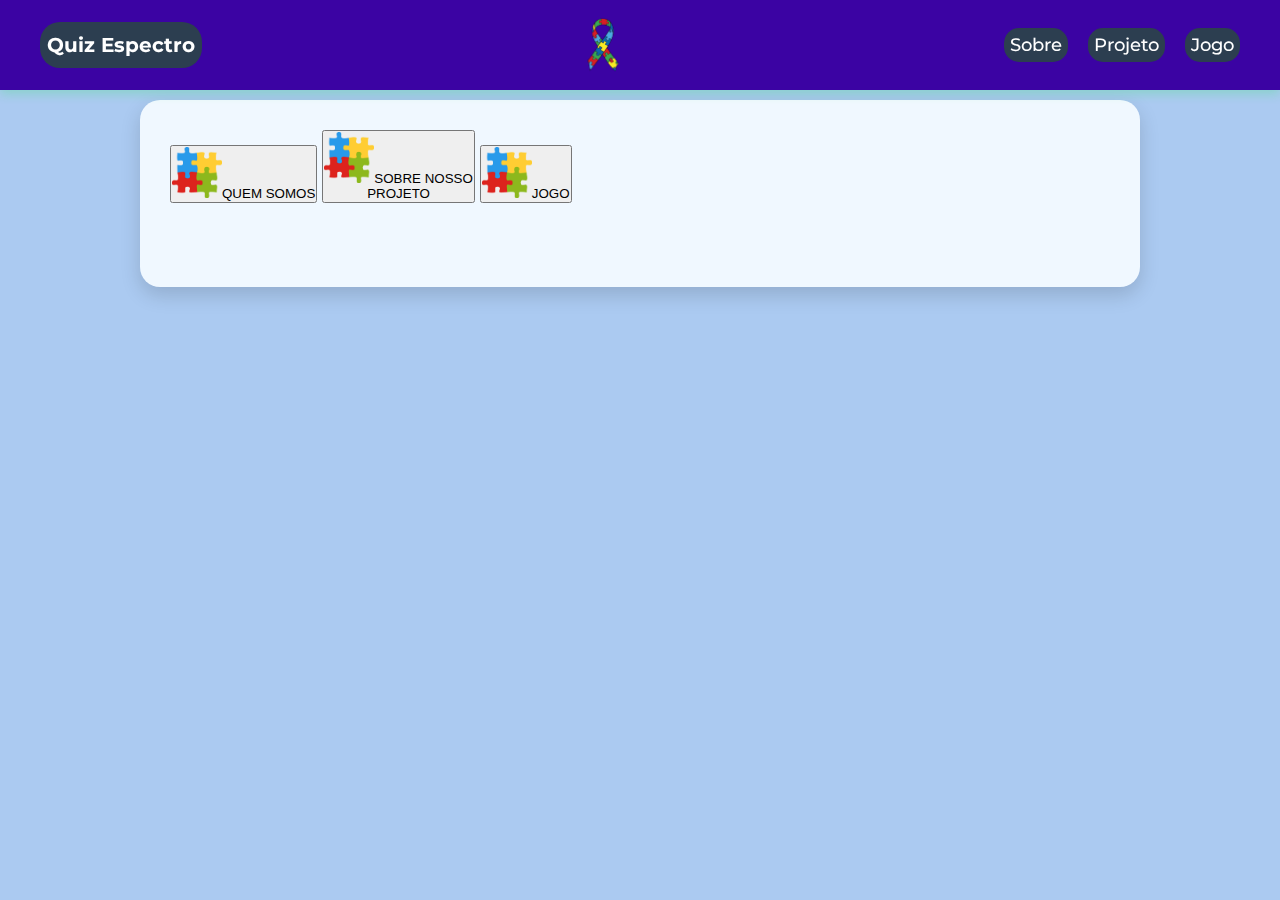
<file: index.html>
<!DOCTYPE html>
<html lang="pt-br">
<head>
  <meta charset="UTF-8">
  <meta name="viewport" content="width=device-width, initial-scale=1.0">
  <title>Projeto - Jogo Quiz Autismo</title>

  <!-- Fonte moderna -->
  <link href="https://fonts.googleapis.com/css2?family=Montserrat:wght@400;600&display=swap" rel="stylesheet">
<link rel="stylesheet" href="style.css">
<script src="java.js"></script>
</head>
<body>

  <!-- MENU FIXO -->
  <header>
    <nav>
      <div class="logo">Quiz Espectro</div>
      <img src="midias/fita_autismo.png" width="60px">
      <ul>
        <li><a href="#sobre">Sobre</a></li>
        <li><a href="#projeto">Projeto</a></li>
        <li><a href="#jogo">Jogo</a></li>
      </ul>
    </nav>
  </header>

  <main>
    <div id="conteudo">
      <div class="botoes">
    <button class="botao-index" onclick="exibirConteudo('Qm_somos')"><img src="midias/peça_quebra_cabeca.png" width="50px">QUEM SOMOS</button>
    <button class="botao-index" onclick="exibirConteudo('Sobre_pj')"><img src="midias/peça_quebra_cabeca.png" width="50px">SOBRE NOSSO <br>PROJETO</button>
    <button class="botao-index" onclick="exibirConteudo('jogo_regras')"><img src="midias/peça_quebra_cabeca.png" width="50px">JOGO</button>
</div>
      <section id="sobre">
      <div id="Qm_somos" style="display: none;">
      <div class="caixatexto">
      <img src="midias/quebra_cabeca_semfundo-Photoroom.png" width="70px">
      <h1>Comissão de Direito da Pessoa com Autismo – OAB/DF Subseção Águas Claras</h1>
      <h3>O que é uma Comissão da OAB/DF?</h3>
      <p>Nos termos do Regimento Interno da OAB/DF, compete ao Conselho Pleno a 
criação e a dissolução de comissões. As Comissões Temáticas são órgãos 
internos das subseções da OAB que têm como finalidade assessorar e auxiliar 
a Diretoria e o Conselho no cumprimento de seus objetivos institucionais. 
Cada comissão possui atuação voltada a uma temática específica, buscando 
responder às demandas da sociedade e da advocacia sobre determinado tema. 
As comissões representam um espaço de participação ativa, produção de 
conhecimento, promoção de debates e fortalecimento da advocacia e da 
sociedade, sempre guiadas pelos valores éticos e democráticos que regem a 
profissão.</p>
      <h3>Finalidade Geral das Comissões</h3>
      <ul>
        <li>Assessorar a diretoria da OAB na valorização da advocacia.</li>
        <li>Assessorar a diretoria da OAB na valorização da advocacia.</li>
        <li>Realizar estudos, pareceres, pesquisas e notas técnicas.</li>
        <li>Apoiar iniciativas de interesse público e jurídico ligadas à temática da comissão.</li>
        <li>Desenvolver eventos, seminários e projetos de impacto social.</li>
        <li>Aproximar a OAB da comunidade, ampliando representatividade e atuação social.</li>
      </ul>
      <h3>Trabalho Voluntário</h3>
      <p>O trabalho nas comissões é exercido de forma altruísta e não remunerada, 
exigindo comprometimento dos membros para que os projetos sejam eficazes 
e tragam benefícios reais à sociedade.</p>
      <h3>Comissão de Direito da Pessoa com Autismo</h3>
      <p>A Comissão de Direito da Pessoa com Autismo é uma comissão temática da 
OAB/DF Subseção Águas Claras, dedicada à defesa, promoção e efetivação 
dos direitos das pessoas com Transtorno do Espectro Autista (TEA) e de suas 
famílias.</p>
      <h3>Objetivos Específicos</h3>
      <ul>
      <li>Estudo e aplicação do direito relacionado às pessoas com autismo, em 
áreas como saúde, educação, inclusão social, acessibilidade e 
cidadania.</li>
      <li>Promoção de debates, seminários e palestras sobre direitos das 
pessoas com autismo, conscientizando sociedade, instituições e 
famílias.</li>
      <li>Acompanhamento legislativo e judicial, contribuindo com pareceres 
e sugestões para o aprimoramento das políticas públicas.</li>
      <li>Integração com órgãos públicos, escolas, clínicas e entidades civis, 
fomentando boas práticas inclusivas.</li>
      <li>Apoio à advocacia que atua na defesa de pessoas com TEA, oferecendo 
espaço de diálogo e produção técnica.</li>
      </ul>
      <h1>Importância Social</h1>
      <p> Essa comissão é um canal institucional de defesa e inclusão, garantindo que 
a OAB/DF cumpra sua função social ao se posicionar em prol de grupos 
vulneráveis. Ao mesmo tempo, reforça a missão de promover uma advocacia 
mais próxima da sociedade, engajada na proteção de direitos fundamentais e 
na luta contra a discriminação e o preconceito.</p>
        </div>
      </div>
      </section>

      <section id="projeto">
        <div id="Sobre_pj" style="display: none;">
        <div class="caixatexto">
          <h1>Sobre nosso projeto</h1>
          <p>O projeto tem como objetivo informar pais e responsáveis sobre <b>leis e direitos de pessoas autistas</b> de forma divertida, através de um jogo desenvolvido por nosso grupo.</p>
        </div>
        </div>
      </section>

      <section id="jogo">
        <div id="jogo_regras" style="display: none;">
        <div class="container">
          <div class="regras">
            <h1>🎮 Jogo</h1>
            <h2>Regras do jogo:</h2>
            <ul>
              <li>É um jogo em formato de quiz (perguntas e respostas).</li>
              <li>São três tópicos: Educação, Saúde e Trabalho.</li>
              <li>Você começa no tópico <b>Educação</b> e precisa acertar 5 perguntas para avançar.</li>
              <li>O jogador tem 2 vidas. Ao errar 2 vezes, o tópico é reiniciado.</li>
              <li>No final é possível conferir as respostas erradas e as corretas.</li>
            </ul>

            <a href="jogo.html" class="botao-jogo">🎮 Jogar agora</a>
            <a href="content.html" class="botao-jogo">preparação para o jogo</a>
          </div>
        </div>

        <div class="galeria">
          <figure>
            <img src="midias/tela inicial.png" alt="Tela inicial do jogo">
            <figcaption></figcaption>
          </figure>
          <figure>
            <img src="midias/ilhas.png" alt="Mapa do jogo">
            <figcaption></figcaption>
          </figure>
          <figure>
            <img src="midias/jogo.png" alt="Tela de perguntas">
            <figcaption></figcaption>
          </figure>
        </div>
        </div>
      </section>
    </div>
  </main>  
</body>
</html>
</file>
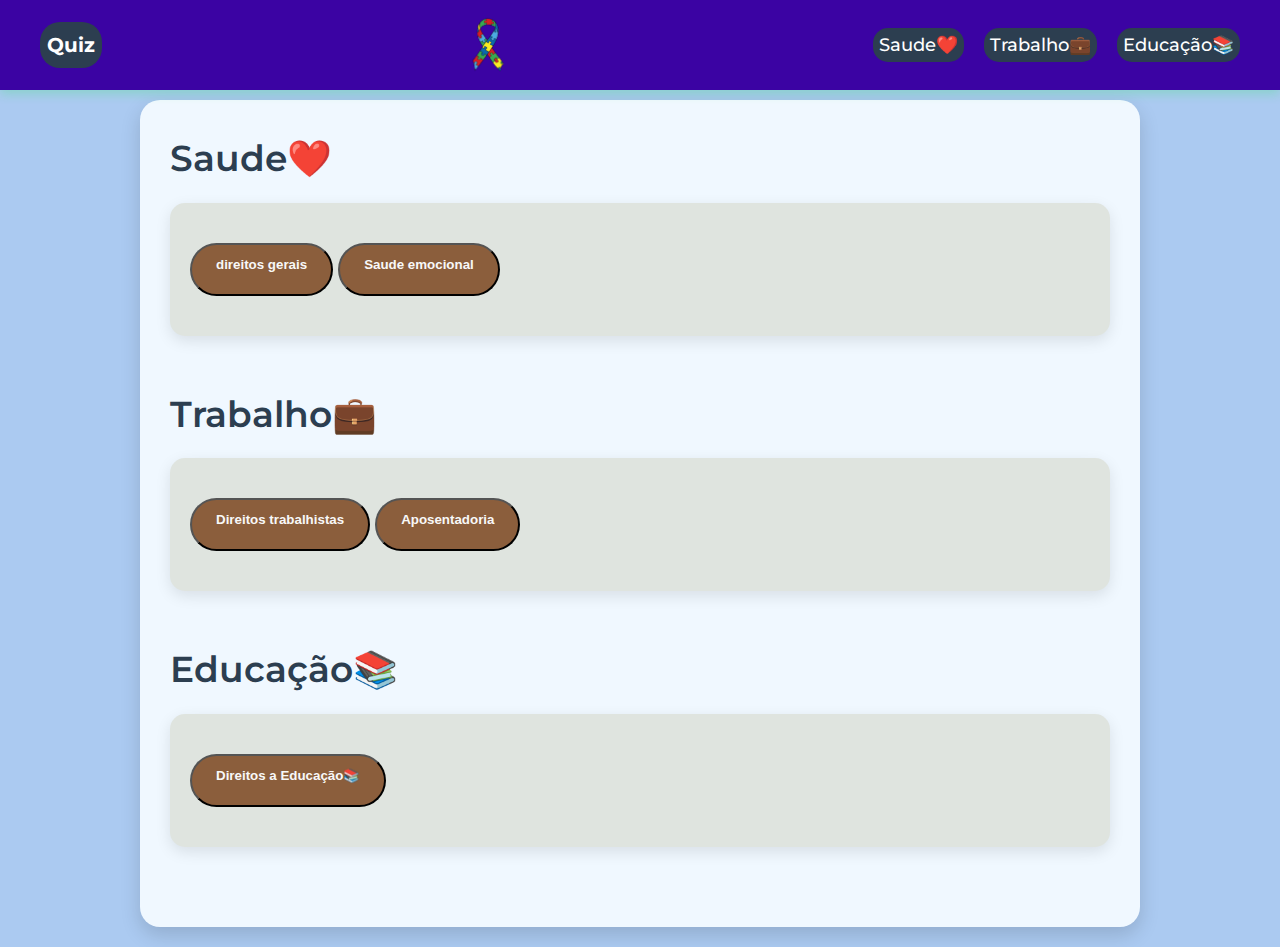
<file: content.html>
<!DOCTYPE html>
<html lang="pt-br">
    <head>
    <meta charset="UTF-8">
  <meta name="viewport" content="width=device-width, initial-scale=1.0">
  <title>conteudo</title>
    <link href="https://fonts.googleapis.com/css2?family=Montserrat:wght@400;600&display=swap" rel="stylesheet">
<link rel="stylesheet" href="style.css">
<script src="java.js"></script>
    </head>
    <body>
<header>
        <nav>
      <div class="logo">Quiz</div>
      <img src="midias/fita_autismo.png" width="60px">
      <ul>
        <li><a href="#saude">Saude❤️</a></li>
        <li><a href="#trabalho">Trabalho💼</a></li>
        <li><a href="#Educação">Educação📚</a></li>
      </ul>
    </nav>
</header>
<main>
    <div id="conteudo">
        <section id="saude">
        <h1>Saude❤️</h1>
        <div class="caixatexto">
<button class="botao-jogo" onclick="exibir_G()"><p>direitos gerais</p></button>
    <button class="botao-jogo" onclick="exibir_E()"><p>Saude emocional</p></button>
<div id="S_geral" style="display: none;opacity: 0; animation: descer 1s ease-out forwards;">
            <h1>Direitos a saude:</h1>
        <ul>
    <li>Carência nos Planos de Saúde: O tratamento precoce 
e contínuo para o autismo é considerado uma situação de 
urgência médica, o que implica que os planos de saúde não 
podem exigir o cumprimento do prazo de carência de  180 
dias para o início das terapias multiprofissionais. A 
autorização imediata deve ocorrer em até 24 horas após a 
solicitação médica.</li>
 <li>Garantia de Atendimento pelos Planos de Saúde: A 
Resolução Normativa nº 539/2022 da ANS garante a 
cobertura ilimitada de sessões com psicólogos, terapeutas 
ocupacionais, fonoaudiólogos e fisioterapeutas. 
Método e Reembolso: O plano de saúde é obrigado a 
custear o tratamento no método e na técnica prescrita 
pelo médico (ex: ABA). Se a rede credenciada não tiver 
profissionais especializados ou vagas, a operadora deve 
garantir o acesso, incluindo o reembolso integral dos 
atendimentos realizados com prestadores não 
credenciados.</li>
<li>O Estado deve fornecer gratuitamente medicamentos e tratamentos prescritos para o TEA, inclusive terapias complementares quando indicadas.</li>
<li>O SUS deve garantir avaliação e diagnóstico o mais cedo possível, preferencialmente na infância.
    Após o diagnóstico, a pessoa tem direito a iniciar imediatamente o tratamento adequado.</li>
<li>O cuidado deve ser feito por equipe especializada e adaptado às necessidades da pessoa autista</li>
<li>Os pais ou responsáveis servidores publicos, têm direito à redução da jornada de trabalho, sem redução de salário, para acompanhar o tratamento e terapias do filho.</li>
</ul>
</div><div id="S_emocional" style="display: none;opacity: 0; animation: descer 1s ease-out forwards;">
<h1>saude emocional e maternidade:</h1>
<p>A maternidade é uma experiência marcada por intensas transformações emocionais,
sociais e físicas. Quando uma mulher se torna mãe de uma criança autista,
essa vivência pode assumir contornos ainda mais complexos.
O diagnóstico do Transtorno do Espectro Autista (TEA) geralmente desperta sentimentos de incerteza,
medo e culpa, além de exigir adaptações constantes na rotina familiar. Nesse contexto,
a saúde mental da mãe se torna um pilar essencial tanto para o seu bem-estar quanto para o
desenvolvimento saudável da criança.<br>
O cuidado de uma criança autista exige atenção contínua, paciência e dedicação.
Muitas mães enfrentam jornadas de cuidado intensas, com terapias,
consultas médicas e desafios comportamentais diários.
Esse cenário pode gerar sobrecarga emocional e física, resultando em altos índices de ansiedade,
depressão e exaustão materna.<br>
composta por familiares, profissionais de saúde e grupos de mães 
é um fator de proteção fundamental. Quando o sistema de saúde oferece atendimento psicológico 
especializado, tanto para a criança quanto para os cuidadores, há uma melhora significativa na 
qualidade de vida familiar. Além disso, o acolhimento empático dos profissionais de saúde ajuda a 
reduzir a culpa e a ansiedade materna, fortalecendo o vínculo mãe-filho.

</p>
 </div>
</section>
<section id="trabalho">
<h1>Trabalho💼</h1>
    <div class="caixatexto">
    <button class="botao-jogo" onclick="exibir_T()"><p>Direitos trabalhistas</p></button>
    <button class="botao-jogo" onclick="exibir_A()"><p>Aposentadoria</p></button>
        <div id="T_geral" style="display: none;opacity: 0; animation: descer 1s ease-out forwards;">
        <h1>Direitos trabalhistas</h1>
        <ul>
         <li>Toda pessoa autista tem direito de trabalhar em igualdade de condições com as demais.
Nenhuma empresa pode negar emprego, promover demissão, ou negar oportunidades por causa do diagnóstico.</li>   
        <li>Empresas com 100 ou mais empregados são obrigadas a reservar 2% a 5% das vagas para pessoas com deficiência — o que inclui pessoas autistas.</li>
        <li>A empresa deve fazer adaptações razoáveis para garantir conforto e produtividade à pessoa autista.
Essas adaptações podem incluir:
Redução de estímulos visuais ou sonoros;
Comunicação mais direta e previsível;
Treinamento da equipe sobre inclusão;
Flexibilidade de horário e rotina estruturada.</li>
        <li>Se a pessoa autista foi contratada por meio da Lei de Cotas, ela só pode ser demitida após o empregador contratar outro trabalhador com deficiência para manter o percentual exigido.</li>    
        <li>O Estado e empresas públicas devem oferecer cursos e programas de qualificação profissional acessíveis às pessoas com deficiência, incluindo autistas.
Empresas privadas também podem oferecer treinamentos adaptados.</li>
        </ul>
        </div>
        <div id="T_aposentadoria" style="display: none;opacity: 0; animation: descer 1s ease-out forwards;">
        <h1>Aposentadoria</h1>
        <p>A Lei nº 12.764/2012 reconhece a pessoa com Transtorno do Espectro Autista (TEA) como pessoa com deficiência.
Com isso, ela passa a ter direito às mesmas proteções previdenciárias e trabalhistas garantidas às pessoas com deficiência pela Lei nº 8.213/1991 (Lei de Benefícios da Previdência Social).</p>
        <ul>
        <p>As pessoas com TEA (ou seus responsáveis) podem ter acesso a dois tipos principais de benefícios:</p>

<p>🧠 A) Aposentadoria da Pessoa com Deficiência (para quem trabalha e contribui com o INSS)

É destinada à pessoa autista que trabalha formalmente (ou como autônomo) e contribui para o INSS.
O tempo necessário para se aposentar depende do grau da deficiência: leve, moderada ou grave.</p>
<table border="1" style="width: min-content;">
 <tr>
    <th>Grau da deficiência</th>
    <th>Tempo de contribuiçao(homem)</th>
    <th>Tempo de contribuiçao(mulher)</th>
</tr>
<tr>
    <td>grave</td>
    <td>25 anos</td>
    <td>20 anos</td>
</tr>
<tr>
    <td>moderada</td>
    <td>29 anos</td>
    <td>24 anos</td>
</tr>
<tr>
    <td>leve</td>
    <td>33 anos</td>
    <td>28 anos</td>
</tr>
</table>
<p>🧍‍♂️ B) Benefício de Prestação Continuada (BPC/LOAS)

Esse não é uma aposentadoria, mas um benefício assistencial pago pelo governo federal.
É destinado a pessoas com deficiência (incluindo autistas) que nunca contribuíram com o INSS e vivem em situação de baixa renda.

🧾 Requisitos:

Ter diagnóstico de autismo (qualquer grau);

Comprovar incapacidade para o trabalho e vida independente;

Renda familiar por pessoa menor que 1/4 do salário mínimo (em 2025, cerca de R$ 353,00 por pessoa da família);

Estar inscrito no CadÚnico (Cadastro Único para Programas Sociais).

💰 Valor:

Um salário mínimo por mês (R$ 1.412,00 em 2025).

O benefício não dá 13º e não gera pensão por morte, mas pode ser revisado a cada 2 anos.</p>
        </ul>
        </div>
    </div>
</section>
<section id="Educação">
    <h1>Educação📚</h1>
    <div class="caixatexto">
    <button class="botao-jogo" onclick="exibir_Edu()"><p>Direitos a Educação📚</p></button>
    <div id="Edu" style="display: none;opacity: 0; animation: descer 1s ease-out forwards;">
    <h1>Direitos a educação</h1>
        <ul>
    <li>Toda pessoa autista tem direito de estudar em escolas regulares, junto com alunos sem deficiência.
    A escola não pode recusar matrícula de uma criança ou adolescente com TEA sob qualquer justificativa.</li>
    <li>Além das aulas regulares, o estudante autista tem direito ao AEE, que oferece:
    Apoio pedagógico individualizado;
    Reforço de conteúdos;
    Materiais adaptados;
    Estratégias específicas de ensino.
    Esse atendimento deve ocorrer no contraturno (fora do horário da turma regular).</li>
    <li>A escola deve fornecer um acompanhante ou cuidador sempre que o estudante autista necessitar de auxílio para:
    Alimentar-se;
    Higienizar-se;
    Deslocar-se;
    Participar das atividades pedagógicas.</li>
    <li>O aluno com TEA deve ter métodos de ensino adaptados às suas necessidades.
    Exemplos:
    Rotina estruturada e previsível;
    Comunicação visual (pictogramas, imagens, vídeos);
    Avaliações adaptadas;
    Flexibilidade em prazos e tarefas.</li>
    <li>As redes de ensino (públicas e privadas) devem oferecer formação continuada aos professores e funcionários sobre autismo e educação inclusiva.</li>
    </ul>
</div>
    </div>
    </section>
</div>
    </div>

</main>
    </body>
</html>
</file>
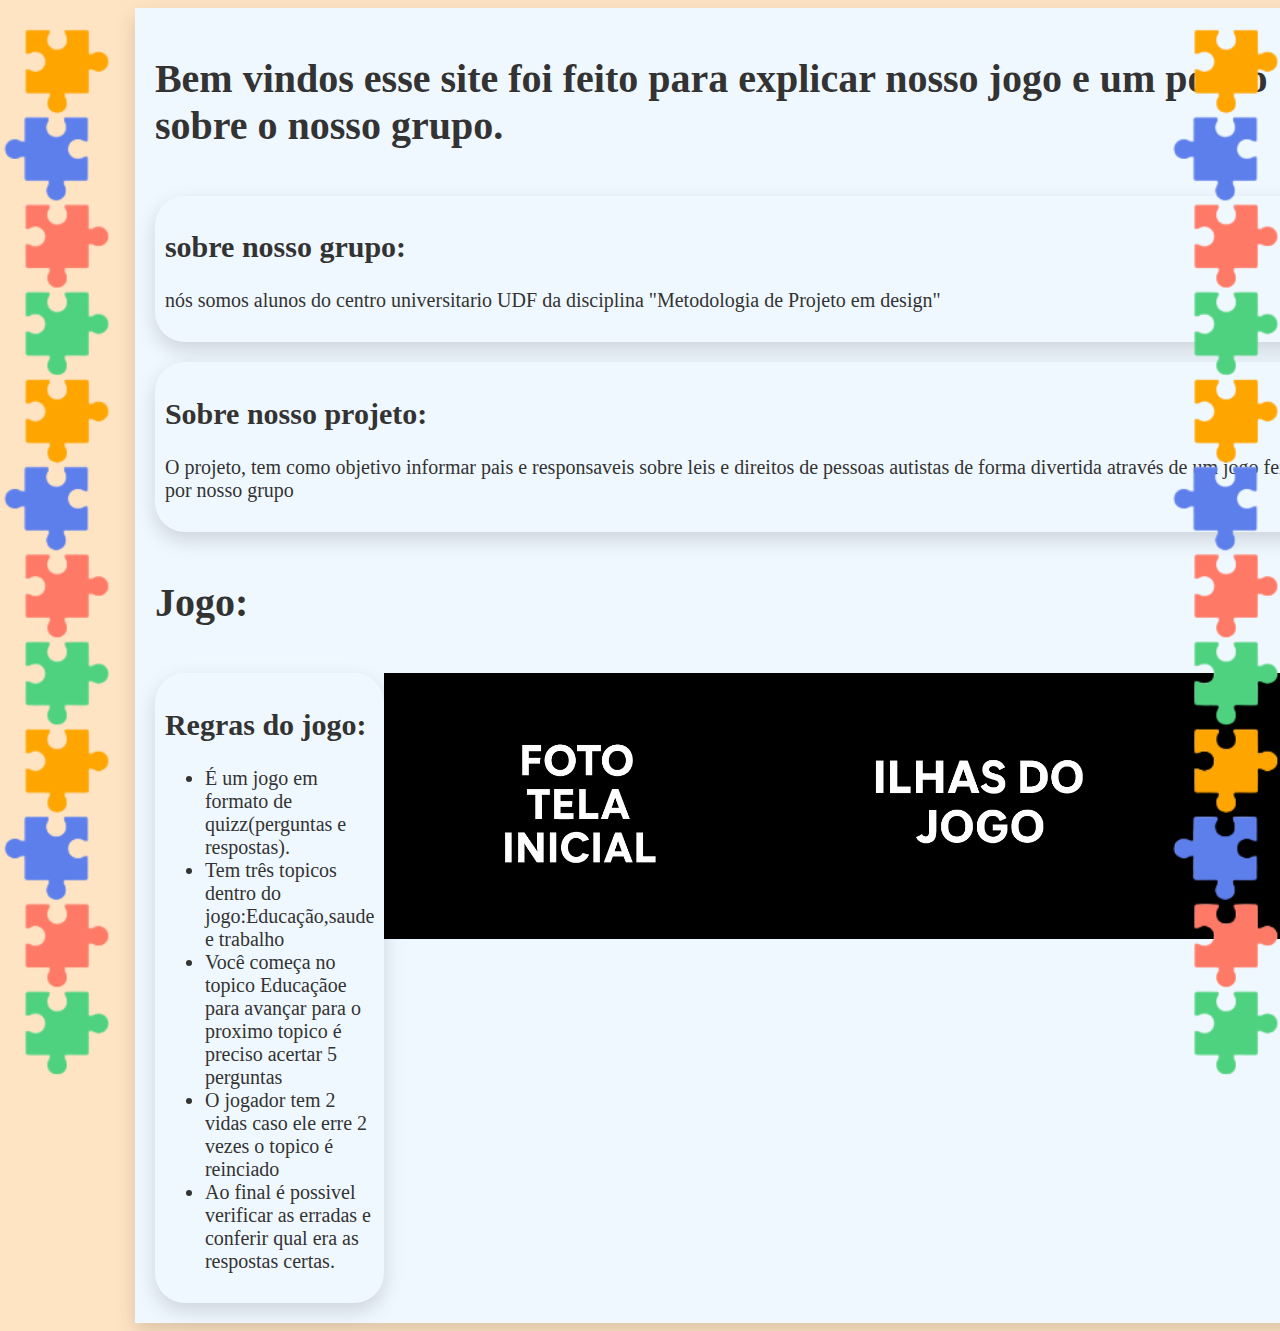
<file: index2 (2).html>
<!DOCTYPE html>
<html lang="pt-br">
<head>
<meta charset="UTF-8">
<meta name="viewport" content="width=device-width, initial-scale=1.0">
<style>
    body{
    display: flex;
    background-color: bisque;
    font-size: 20px;
}
#borda_direita{
position: absolute;
right: 15px;
}
#borda_esquerda{
    position: absolute;
    left: -15px;
}
main{
flex: 1;
display: flex;
justify-content: center;
align-items: center;
}
#conteudo{
background-color: aliceblue;
display: flex;
flex-direction: column;
display: flex;
padding: 20px;
gap: 20px;
width: 80%;
box-shadow: 0 8px 20px rgba(0, 0, 0, 0.15);
color: #333;
}
.conteudo h1, .conteudo h2, .conteudo h3 {
  color: #2c3e50;             /* tom mais forte para destaque */
  margin-bottom: 15px;
}
.caixatexto{
    background-color: aliceblue;
    box-shadow: 0 8px 20px rgba(0, 0, 0, 0.15);
    border-radius: 30px;
    padding: 10px;
}
.container{
    display: flex;
  align-items: flex-start;
}
.regras{
        background-color: aliceblue;
    box-shadow: 0 8px 20px rgba(0, 0, 0, 0.15);
    border-radius: 30px;
    padding: 10px;
    flex: 2;
}
#foto{
    flex:1;
}
</style>
</head>
<body>
<div id="borda_direita">
    <img src="midias/borda (2).png" width="130%">
</div>
<div id="borda_esquerda">
    <img src="midias/borda (2).png" width="130%">
</div>
<main>
<div id="conteudo">
<h1>Bem vindos esse site foi feito para explicar nosso jogo e um pouco sobre o nosso grupo.</h1>
<div class="caixatexto">
<h2>sobre nosso grupo:</h2>
<p>nós somos alunos do centro universitario UDF da disciplina "Metodologia de Projeto em design"</p>
</div>
<div class="caixatexto">
<h2>Sobre nosso projeto:</h2>
<p>O projeto, tem como objetivo informar pais e responsaveis sobre leis e direitos de pessoas autistas de forma divertida através de um jogo feito por nosso grupo</p>
</div>
<h1>Jogo:</h1>
<div class="container">
<div class="regras">
    <h2>Regras do jogo:</h2>
<ul>
    <li>É um jogo em formato de quizz(perguntas e respostas).</li>
    <li>Tem três topicos dentro do jogo:Educação,saude e trabalho</li>
    <li>Você começa no topico Educaçãoe para avançar para o proximo topico é preciso acertar 5 perguntas</li>
    <li>O jogador tem 2 vidas caso ele erre 2 vezes o topico é reinciado</li>
    <li>Ao final é possivel verificar as erradas e conferir qual era as respostas certas.</li>
</ul>
</div>
<img src="midias/tela inicial.png" width="400px" >
<img src="midias/ilhas.png" width="400px">
<img src="midias/jogo.png" width="400px">
</div>
</div>
</main>  
</body>

</html>
</file>
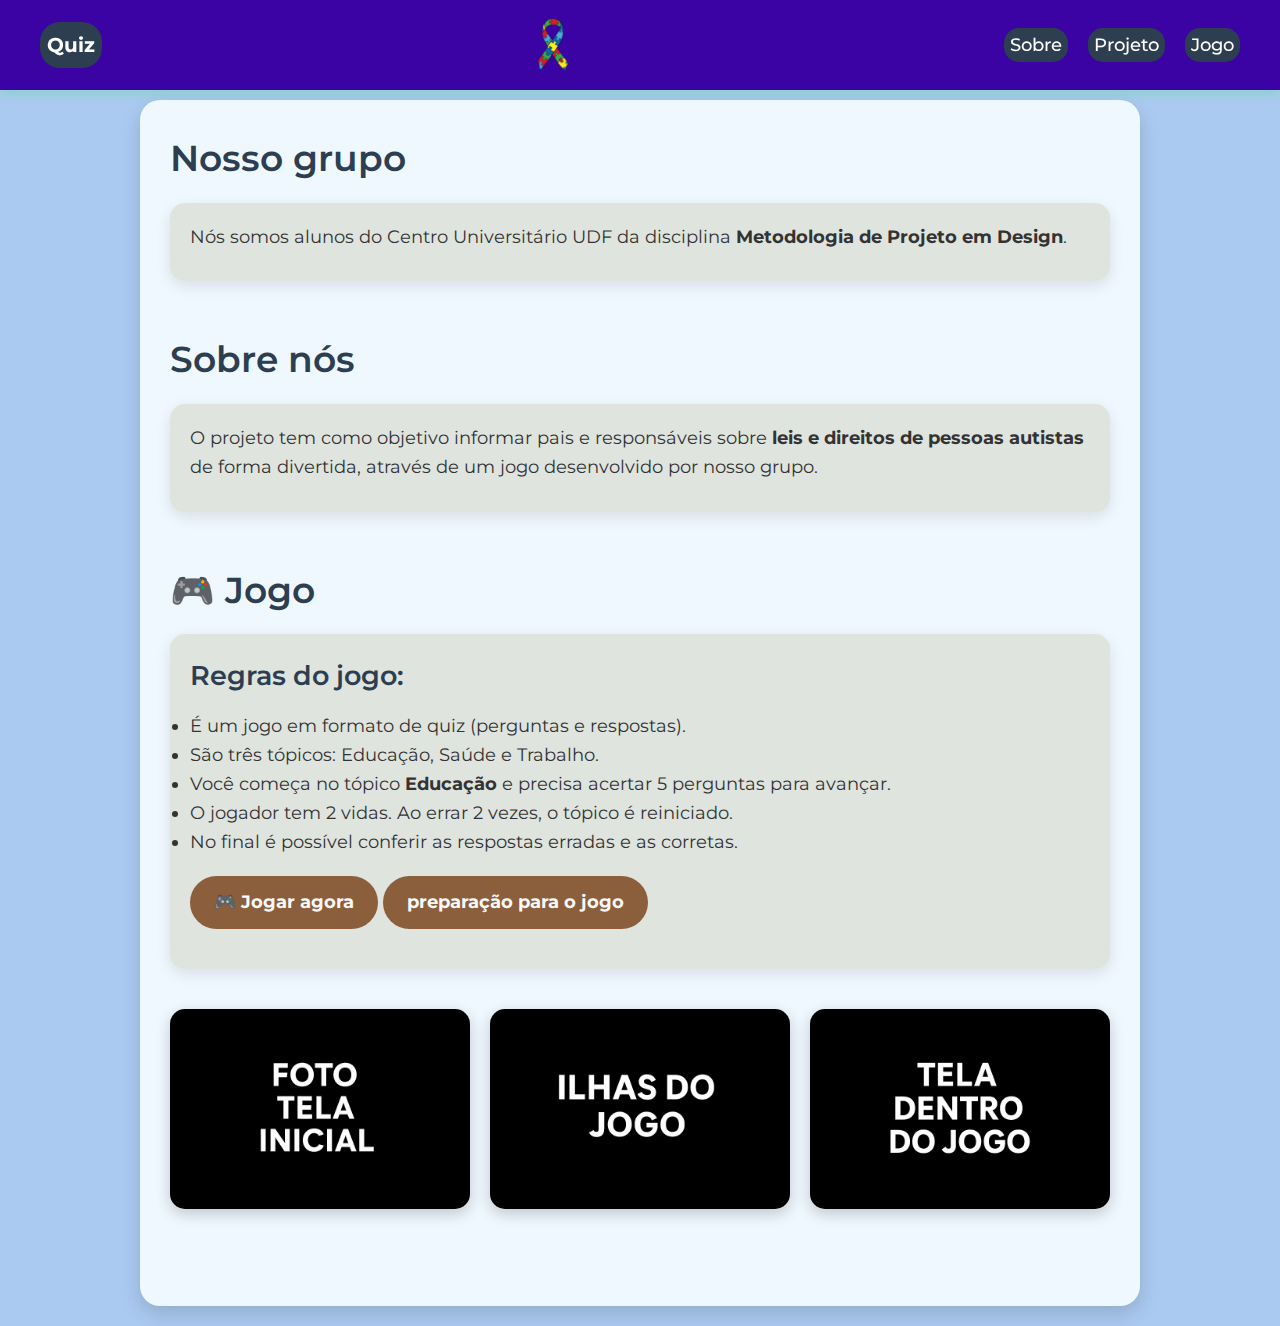
<file: index2.html>
<!DOCTYPE html>
<html lang="pt-br">
<head>
  <meta charset="UTF-8">
  <meta name="viewport" content="width=device-width, initial-scale=1.0">
  <title>Projeto - Jogo Quiz Autismo</title>

  <!-- Fonte moderna -->
  <link href="https://fonts.googleapis.com/css2?family=Montserrat:wght@400;600&display=swap" rel="stylesheet">
<link rel="stylesheet" href="style.css">
</head>
<body>

  <!-- MENU FIXO -->
  <header>
    <nav>
      <div class="logo">Quiz</div>
      <img src="midias/fita_autismo.png" width="60px">
      <ul>
        <li><a href="#sobre">Sobre</a></li>
        <li><a href="#projeto">Projeto</a></li>
        <li><a href="#jogo">Jogo</a></li>
      </ul>
    </nav>
  </header>

  <main>
    <div id="conteudo">

      <section id="sobre">
        <h1>Nosso grupo</h1>
        <div class="caixatexto">
          <p>Nós somos alunos do Centro Universitário UDF da disciplina <b>Metodologia de Projeto em Design</b>.</p>
        </div>
      </section>

      <section id="projeto">
        <h1>Sobre nós</h1>
        <div class="caixatexto">
          <p>O projeto tem como objetivo informar pais e responsáveis sobre <b>leis e direitos de pessoas autistas</b> de forma divertida, através de um jogo desenvolvido por nosso grupo.</p>
        </div>
      </section>

      <section id="jogo">
        <h1>🎮 Jogo</h1>
        <div class="container">
          <div class="regras">
            <h2>Regras do jogo:</h2>
            <ul>
              <li>É um jogo em formato de quiz (perguntas e respostas).</li>
              <li>São três tópicos: Educação, Saúde e Trabalho.</li>
              <li>Você começa no tópico <b>Educação</b> e precisa acertar 5 perguntas para avançar.</li>
              <li>O jogador tem 2 vidas. Ao errar 2 vezes, o tópico é reiniciado.</li>
              <li>No final é possível conferir as respostas erradas e as corretas.</li>
            </ul>

            <a href="jogo.html" class="botao-jogo">🎮 Jogar agora</a>
            <a href="content.html" class="botao-jogo">preparação para o jogo</a>
          </div>
        </div>

        <div class="galeria">
          <figure>
            <img src="midias/tela inicial.png" alt="Tela inicial do jogo">
            <figcaption></figcaption>
          </figure>
          <figure>
            <img src="midias/ilhas.png" alt="Mapa do jogo">
            <figcaption></figcaption>
          </figure>
          <figure>
            <img src="midias/jogo.png" alt="Tela de perguntas">
            <figcaption></figcaption>
          </figure>
        </div>
      </section>
    </div>
  </main>  
</body>
</html>
</file>
<file: style.css>
* {
      margin: 0;
      padding: 0;
      box-sizing: border-box;
    }

    body {
      background-color: rgb(171, 202, 241); /* cor original */
      font-family: 'Montserrat', sans-serif;
      font-size: 18px;
      line-height: 1.6;
      color: #333;
      padding-top: 80px; /* espaço para o menu fixo */
    }

    /* ====== MENU ====== */
    header {
      position: fixed;
      top: 0;
      left: 0;
      width: 100%;
      background-color: #3b03a3;;
      padding: 15px 30px;
      z-index: 1000;
      box-shadow: 0 4px 10px rgba(7, 238, 57, 0.2);
    }

    nav {
      display: flex;
      justify-content: space-between;
      align-items: center;
      max-width: 1200px;
      margin: auto;
    }

    .logo {
      background-color:#2c3e50; 
      border-radius: 20px;
      padding: 7px;
      color: #fff;
      font-size: 20px;
      font-weight: bold;
    }

    nav ul {
      list-style: none;
      display: flex;
      gap: 20px;
    }

    nav ul li a {
      background-color: #2c3e50;  
      padding: 6px;
      border-radius: 15px;
      color: #fff;
      text-decoration: none;
      font-weight: 500;
      transition: 0.3s;
    }

    nav ul li a:hover {
      color: #ffd60a;
    }

    /* ====== CONTEÚDO ====== */
    main {
      display: flex;
      justify-content: center;
      align-items: flex-start;
      padding: 20px;
    }

    #conteudo {
      background-color: aliceblue; /* cor original */
      padding: 30px;
      border-radius: 20px;
      box-shadow: 0 8px 20px rgba(0, 0, 0, 0.15);
      width: 100%;
      max-width: 1000px;
    }

    h1, h2 {
      color: #2c3e50; /* cor original dos títulos */
      margin-bottom: 15px;
      font-weight: 600;
    }

    p {
      margin-bottom: 10px;
    }

    section {
      margin-bottom: 50px;
    }

    .caixatexto, .regras {
      background-color: rgb(223, 228, 223); /* cor original */
      box-shadow: 0 5px 15px rgba(0, 0, 0, 0.1);
      border-radius: 15px;
      padding: 20px;
      margin-bottom: 20px;
    }

    /* Botão */
    .botao-jogo {
      display: inline-block;
      background: #8b5e3c;
      color: rgb(248, 248, 248);
      padding: 12px 24px;
      border-radius: 30px;
      text-decoration: none;
      font-weight: bold;
      transition: 0.3s;
      margin: 20px 0;
    }
    .botao-jogo:hover {
      background: #5a3820;
    }

    /* Container de regras + imagens */
    .container {
      display: flex;
      flex-wrap: wrap;
      gap: 20px;
      align-items: flex-start;
    }

    .regras {
      flex: 2;
    }

    /* Galeria de imagens */
    .galeria {
      display: grid;
      grid-template-columns: repeat(auto-fit, minmax(250px, 1fr));
      gap: 20px;
      margin-top: 20px;
    }
    .galeria img {
      width: 100%;
      border-radius: 15px;
      box-shadow: 0 5px 15px rgba(0,0,0,0.2);
    }
    .galeria figcaption {
      text-align: center;
      margin-top: 8px;
      font-size: 14px;
      color: #555;
    }

    /* Responsividade */
    @media (max-width: 768px) {
      body {
        font-size: 16px;
      }
      nav ul {
        gap: 10px;
      }
    }

      @keyframes descer {
    from {
      opacity: 0;
      transform: translateY(-50px);
    }
    to {
      opacity: 1;
      transform: translateY(0);
    }
  }
</file>
